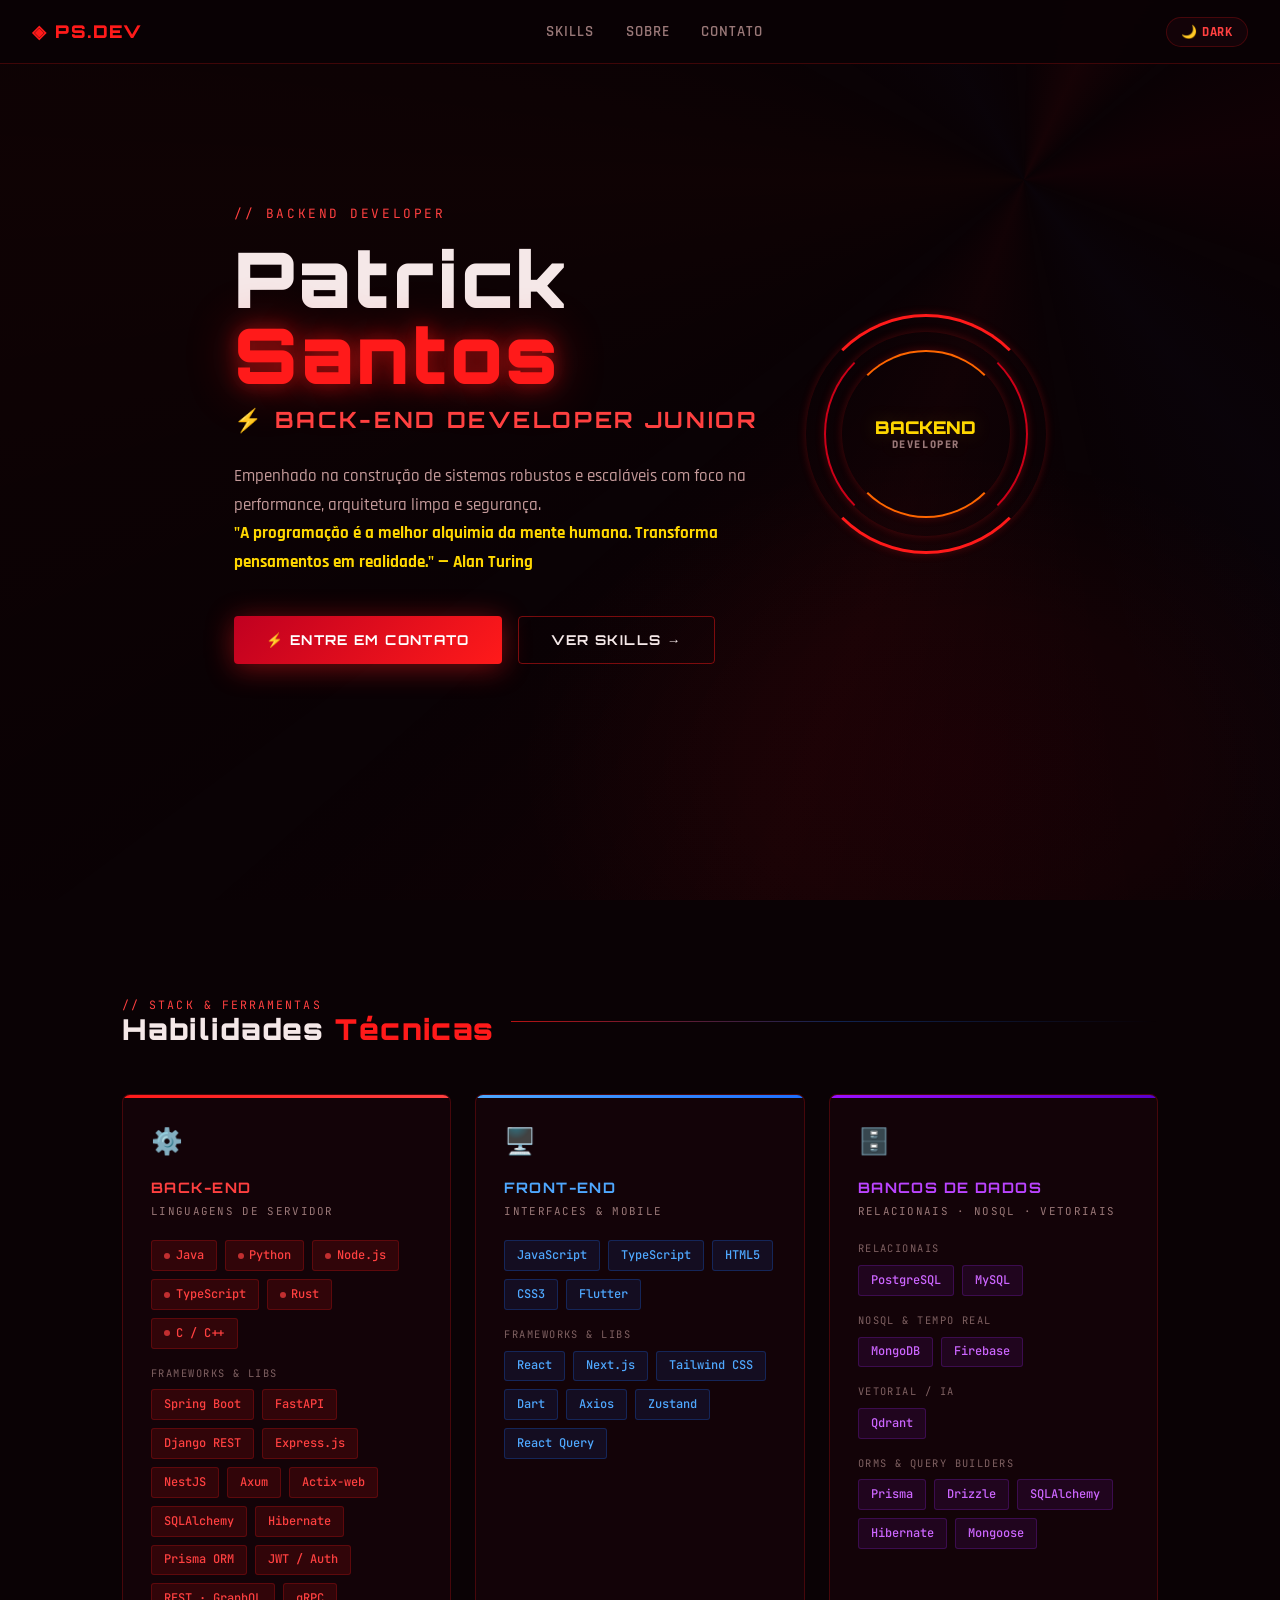
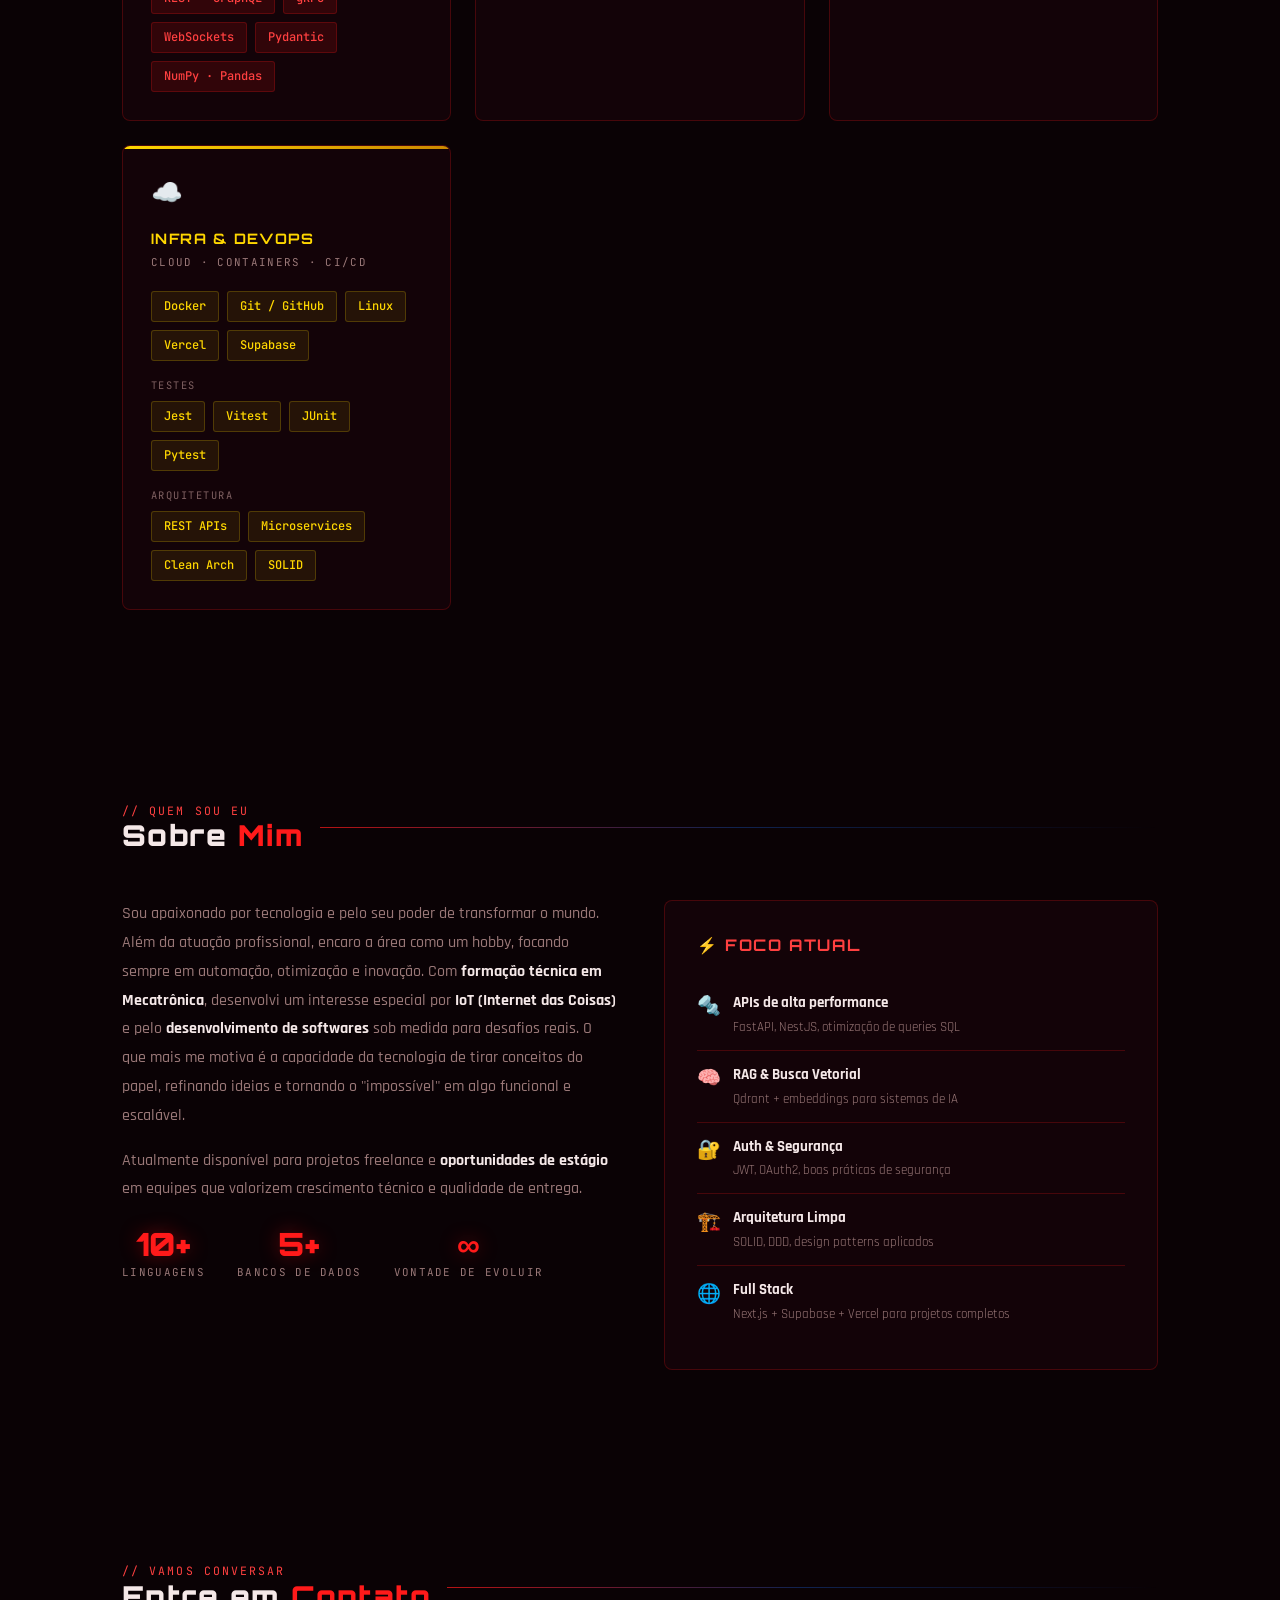
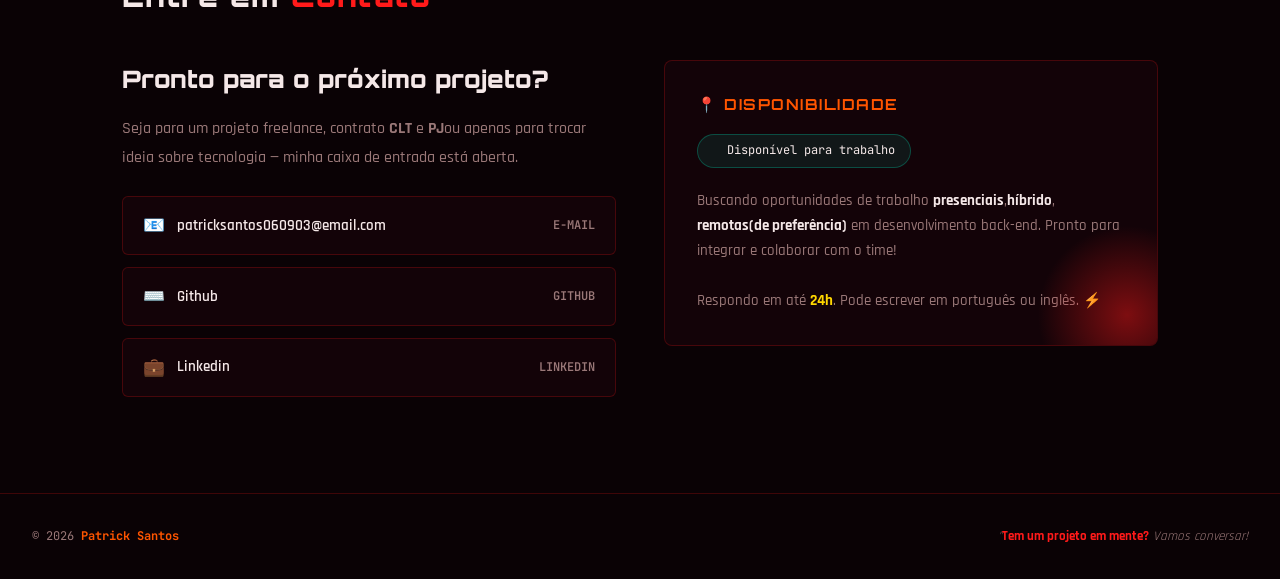
<file: index.html>
<!DOCTYPE html>

<html lang="pt-BR" data-theme="dark">
<head>
<meta charset="UTF-8" />
<meta name="viewport" content="width=device-width, initial-scale=1.0" />
<title>Patrick Santos — Backend Developer</title>
<link rel="preconnect" href="[https://fonts.googleapis.com](https://fonts.googleapis.com/)" />
<link rel="preconnect" href="[https://fonts.gstatic.com](https://fonts.gstatic.com/)" crossorigin />
<link href="https://fonts.googleapis.com/css2?family=Rajdhani:wght@400;500;600;700&family=Orbitron:wght@700;900&family=JetBrains+Mono:wght@400;500&display=swap" rel="stylesheet" />
<style>
/* ─── DESIGN TOKENS ─────────────────────────────── */
:root {

--gl-red:       #FF1A1A;   
--gl-red-deep:  #C00020;   
--gl-red-glow:  #FF4040;   
--gl-blue:      #1E6FFF;   
--gl-blue-deep: #0A3DAA;   
--gl-blue-ice:  #4FA8FF;  
--gl-gold:      #FFD700;   
--gl-orange:    #FF5500;   
  /* Typography */
  --font-display: 'Orbitron', sans-serif;
  --font-ui:      'Rajdhani', sans-serif;
  --font-code:    'JetBrains Mono', monospace;
}

/* DARK MODE  —  RED dominant, blue accent*/
[data-theme="dark"] {
  --bg-base:    #0A0205;          /* near-black with red tint */
  --bg-card:    #130308;          /* deep red-black */
  --bg-card2:   #1A0509;          /* card hover */
  --border:     rgba(255, 26, 26, 0.22);
  --border-hi:  rgba(255, 64, 64, 0.65);
  --border-blue: rgba(30, 111, 255, 0.28);

  --text-primary:   #F5E8E8;      /* warm off-white, slight red tint */
  --text-secondary: #9A7878;      /* muted rose-grey */
  --text-accent:    var(--gl-red-glow);
  --text-blue:      var(--gl-blue-ice);

  /* Glows — red heavy */
  --glow-primary:   rgba(255, 26, 26, 0.45);
  --glow-secondary: rgba(255, 64, 64, 0.25);
  --glow-blue:      rgba(30, 111, 255, 0.20);
  --glow-gold:      rgba(255, 215, 0, 0.18);

  --nav-bg:       rgba(10, 2, 5, 0.88);

  /* Tag defaults — red */
  --tag-bg:     rgba(255, 26, 26, 0.13);
  --tag-color:  var(--gl-red-glow);

  /* Spiral rings */
  --spiral-a:  #FF1A1A;
  --spiral-b:  #CC0018;
  --spiral-c:  #FF6600;

  /* Section line */
  --line-grad: linear-gradient(to right, rgba(255,26,26,0.7), rgba(30,111,255,0.3), transparent);

  --hero-sub:  #C49A9A;
}

/*LIGHT MODE  —  Blue + Red balanced*/
[data-theme="light"] {
  --bg-base:    #EFF3FF;          
  --bg-card:    #FFFFFF;
  --bg-card2:   #F0F6FF;
  --border:     rgba(30, 111, 255, 0.18);
  --border-hi:  rgba(192, 0, 32, 0.45);
  --border-blue: rgba(30, 111, 255, 0.35);

  --text-primary:   #0A0F1E;
  --text-secondary: #3A4A6A;
  --text-accent:    var(--gl-red-deep);
  --text-blue:      var(--gl-blue-deep);

  --glow-primary:   rgba(192, 0, 32, 0.10);
  --glow-secondary: rgba(192, 0, 32, 0.07);
  --glow-blue:      rgba(30, 111, 255, 0.12);
  --glow-gold:      rgba(160, 110, 0, 0.08);

  --nav-bg:       rgba(239, 243, 255, 0.92);

  --tag-bg:     rgba(30, 111, 255, 0.09);
  --tag-color:  var(--gl-blue-deep);

  --spiral-a:  #C00020;
  --spiral-b:  #1E6FFF;
  --spiral-c:  #0A3DAA;

  --line-grad: linear-gradient(to right, rgba(30,111,255,0.6), rgba(192,0,32,0.3), transparent);

  --hero-sub:  #2A3A5A;
}

/* ─── RESET & BASE ─────────────────────────────── */
*, *::before, *::after { box-sizing: border-box; margin: 0; padding: 0; }
html { scroll-behavior: smooth; }
body {
  font-family: var(--font-ui);
  background: var(--bg-base);
  color: var(--text-primary);
  line-height: 1.6;
  transition: background 0.35s, color 0.35s;
  overflow-x: hidden;
}

/* ─── SCROLLBAR ─────────────────────────────────── */
::-webkit-scrollbar { width: 6px; }
::-webkit-scrollbar-track { background: var(--bg-base); }
[data-theme="dark"] ::-webkit-scrollbar-thumb { background: linear-gradient(to bottom, var(--gl-red), var(--gl-red-deep)); border-radius: 3px; }
[data-theme="light"] ::-webkit-scrollbar-thumb { background: linear-gradient(to bottom, var(--gl-blue), var(--gl-blue-deep)); border-radius: 3px; }

/* ─── SPIRAL BG ANIMATION ───────────────────────── */
.spiral-bg {
  position: fixed; inset: 0; z-index: 0; pointer-events: none; overflow: hidden;
}

/* Dark: red-dominant streaks with faint blue */
[data-theme="dark"] .spiral-bg::before {
  content: '';
  position: absolute;
  top: -50%; left: -50%;
  width: 200%; height: 200%;
  background: conic-gradient(
    from 0deg at 65% 35%,
    transparent 0deg,
    rgba(255,26,26,0.05) 25deg,
    transparent 50deg,
    rgba(200,0,20,0.04) 80deg,
    transparent 110deg,
    rgba(30,111,255,0.02) 140deg,
    transparent 170deg,
    rgba(255,26,26,0.035) 200deg,
    transparent 230deg,
    rgba(255,64,0,0.025) 270deg,
    transparent 300deg,
    rgba(30,111,255,0.015) 330deg,
    transparent 360deg
  );
  animation: spiralRotate 55s linear infinite;
}

/* Dark: red radial bleed bottom-right */
[data-theme="dark"] .spiral-bg::after {
  content: '';
  position: absolute;
  bottom: -20%; right: -10%;
  width: 70%; height: 70%;
  background: radial-gradient(ellipse at center,
    rgba(200,0,20,0.07) 0%,
    rgba(255,26,26,0.04) 35%,
    transparent 70%
  );
}

/* Light: blue-left red-right split */
[data-theme="light"] .spiral-bg::before {
  content: '';
  position: absolute;
  top: -50%; left: -50%;
  width: 200%; height: 200%;
  background: conic-gradient(
    from 0deg at 50% 40%,
    transparent 0deg,
    rgba(30,111,255,0.04) 40deg,
    transparent 80deg,
    rgba(192,0,32,0.03) 130deg,
    transparent 170deg,
    rgba(30,111,255,0.03) 220deg,
    transparent 260deg,
    rgba(192,0,32,0.025) 310deg,
    transparent 360deg
  );
  animation: spiralRotate 70s linear infinite;
}

[data-theme="light"] .spiral-bg::after { display: none; }

@keyframes spiralRotate { to { transform: rotate(360deg); } }

/* ─── NAVIGATION ────────────────────────────────── */
nav {
  position: fixed; top: 0; left: 0; right: 0; z-index: 100;
  background: var(--nav-bg);
  backdrop-filter: blur(16px);
  border-bottom: 1px solid var(--border);
  padding: 0 2rem;
  height: 64px;
  display: flex; align-items: center; justify-content: space-between;
  transition: background 0.35s, border-color 0.35s;
}
.nav-logo {
  font-family: var(--font-display);
  font-size: 1.1rem;
  font-weight: 900;
  letter-spacing: 0.08em;
  text-decoration: none;
  display: flex; align-items: center; gap: 0.5rem;
  /* dark=red, light=blue via CSS */
  color: var(--text-accent);
}
[data-theme="dark"]  .nav-logo { color: var(--gl-red); }
[data-theme="light"] .nav-logo { color: var(--gl-blue); }
.nav-logo .drill-icon {
  display: inline-block;
  animation: drillSpin 4s linear infinite;
}
@keyframes drillSpin { to { transform: rotate(360deg); } }
.nav-links {
  display: flex; align-items: center; gap: 2rem; list-style: none;
}
.nav-links a {
  font-family: var(--font-ui);
  font-size: 0.95rem;
  font-weight: 600;
  color: var(--text-secondary);
  text-decoration: none;
  letter-spacing: 0.06em;
  text-transform: uppercase;
  transition: color 0.2s;
  position: relative;
}
.nav-links a::after {
  content: '';
  position: absolute; bottom: -4px; left: 0; right: 0; height: 2px;
  background: var(--text-accent);
  transform: scaleX(0);
  transform-origin: left;
  transition: transform 0.25s ease;
}
[data-theme="dark"]  .nav-links a::after { background: var(--gl-red); }
[data-theme="light"] .nav-links a::after { background: var(--gl-blue); }
.nav-links a:hover { color: var(--text-primary); }
.nav-links a:hover::after { transform: scaleX(1); }

/* Theme Toggle */
.theme-toggle {
  background: var(--bg-card);
  border: 1px solid var(--border);
  border-radius: 50px;
  padding: 6px 14px;
  cursor: pointer;
  font-family: var(--font-ui);
  font-size: 0.8rem;
  font-weight: 700;
  color: var(--text-accent);
  letter-spacing: 0.06em;
  display: flex; align-items: center; gap: 0.4rem;
  transition: all 0.2s;
}
.theme-toggle:hover { border-color: var(--border-hi); background: var(--bg-card2); }

/* ─── SECTIONS & LAYOUT ─────────────────────────── */
.container { max-width: 1100px; margin: 0 auto; padding: 0 2rem; position: relative; z-index: 1; }
section { padding: 6rem 0; }

/* Section header */
.section-header {
  display: flex; align-items: center; gap: 1rem; margin-bottom: 3rem;
}
.section-label {
  font-family: var(--font-code);
  font-size: 0.72rem;
  letter-spacing: 0.18em;
  text-transform: uppercase;
}
[data-theme="dark"]  .section-label { color: var(--gl-red-glow); }
[data-theme="light"] .section-label { color: var(--gl-blue); }

.section-title {
  font-family: var(--font-display);
  font-size: 1.8rem;
  font-weight: 900;
  color: var(--text-primary);
  letter-spacing: 0.05em;
  line-height: 1.1;
}
[data-theme="dark"]  .section-title span { color: var(--gl-red); }
[data-theme="light"] .section-title span { color: var(--gl-blue); }

.section-line {
  flex: 1; height: 1px;
  background: var(--line-grad);
}

/* ─── HERO ──────────────────────────────────────── */
#hero {
  min-height: 100vh;
  display: flex; align-items: center;
  padding-top: 64px;
  position: relative;
}
.hero-inner {
  display: grid; grid-template-columns: 1fr auto; gap: 3rem; align-items: center;
}
.hero-eyebrow {
  font-family: var(--font-code);
  font-size: 0.8rem;
  letter-spacing: 0.2em;
  text-transform: uppercase;
  margin-bottom: 1rem;
  animation: fadeUp 0.6s ease both;
}
[data-theme="dark"]  .hero-eyebrow { color: var(--gl-red-glow); }
[data-theme="light"] .hero-eyebrow { color: var(--gl-blue); }
.hero-name {
  font-family: var(--font-display);
  font-size: clamp(2.8rem, 6vw, 5rem);
  font-weight: 900;
  line-height: 1.0;
  letter-spacing: 0.04em;
  margin-bottom: 0.5rem;
  animation: fadeUp 0.7s 0.1s ease both;
}
.hero-name .first { color: var(--text-primary); }
.hero-name .last {
  color: var(--gl-red);
  text-shadow: 0 0 50px var(--glow-primary), 0 0 20px rgba(255,26,26,0.5);
}
[data-theme="light"] .hero-name .last {
  color: var(--gl-red-deep);
  text-shadow: 0 0 30px rgba(192,0,32,0.2);
}
.hero-role {
  font-family: var(--font-display);
  font-size: clamp(1rem, 2.5vw, 1.4rem);
  font-weight: 700;
  letter-spacing: 0.12em;
  text-transform: uppercase;
  margin-bottom: 1.5rem;
  animation: fadeUp 0.7s 0.2s ease both;
}
[data-theme="dark"]  .hero-role { color: var(--gl-red-glow); }
[data-theme="light"] .hero-role { color: var(--gl-blue); }
.hero-desc {
  font-size: 1.05rem;
  color: var(--hero-sub);
  max-width: 520px;
  margin-bottom: 2.5rem;
  font-weight: 500;
  line-height: 1.7;
  animation: fadeUp 0.7s 0.3s ease both;
}
.hero-ctas {
  display: flex; gap: 1rem; flex-wrap: wrap;
  animation: fadeUp 0.7s 0.4s ease both;
}
.btn-primary {
  font-family: var(--font-display);
  font-size: 0.85rem;
  font-weight: 700;
  letter-spacing: 0.1em;
  text-transform: uppercase;
  padding: 0.75rem 2rem;
  color: #fff;
  border: none;
  border-radius: 4px;
  cursor: pointer;
  text-decoration: none;
  display: inline-flex; align-items: center; gap: 0.5rem;
  transition: transform 0.2s, box-shadow 0.2s;
}
[data-theme="dark"] .btn-primary {
  background: linear-gradient(135deg, var(--gl-red-deep), var(--gl-red));
  box-shadow: 0 4px 28px rgba(255,26,26,0.45);
}
[data-theme="dark"] .btn-primary:hover {
  transform: translateY(-2px);
  box-shadow: 0 8px 40px rgba(255,26,26,0.6);
}
[data-theme="light"] .btn-primary {
  background: linear-gradient(135deg, var(--gl-blue-deep), var(--gl-blue));
  box-shadow: 0 4px 24px rgba(30,111,255,0.3);
}
[data-theme="light"] .btn-primary:hover {
  transform: translateY(-2px);
  box-shadow: 0 8px 32px rgba(30,111,255,0.45);
}
.btn-ghost {
  font-family: var(--font-display);
  font-size: 0.85rem;
  font-weight: 700;
  letter-spacing: 0.1em;
  text-transform: uppercase;
  padding: 0.75rem 2rem;
  background: transparent;
  color: var(--text-primary);
  border-radius: 4px;
  cursor: pointer;
  text-decoration: none;
  transition: all 0.2s;
}
[data-theme="dark"] .btn-ghost {
  border: 1px solid rgba(255,26,26,0.45);
}
[data-theme="dark"] .btn-ghost:hover {
  background: rgba(255,26,26,0.1);
  border-color: var(--gl-red);
  color: var(--gl-red-glow);
}
[data-theme="light"] .btn-ghost {
  border: 1px solid rgba(30,111,255,0.4);
}
[data-theme="light"] .btn-ghost:hover {
  background: rgba(30,111,255,0.08);
  border-color: var(--gl-blue);
  color: var(--gl-blue);
}

/* Hero spiral emblem */
.hero-emblem {
  width: 240px; height: 240px;
  position: relative;
  animation: fadeIn 1s 0.5s ease both;
  display: flex; align-items: center; justify-content: center;
}
.emblem-ring {
  position: absolute;
  border-radius: 50%;
  border-style: solid;
}
.ring1 {
  inset: 0;
  border-width: 3px;
  border-color: var(--spiral-a) transparent var(--spiral-a) transparent;
  animation: ringA 3s linear infinite;
}
.ring2 {
  inset: 18px;
  border-width: 2px;
  border-color: transparent var(--spiral-b) transparent var(--spiral-b);
  animation: ringA 2s linear infinite reverse;
}
.ring3 {
  inset: 36px;
  border-width: 2px;
  border-color: var(--spiral-c) transparent var(--spiral-c) transparent;
  animation: ringA 1.5s linear infinite;
}
/* Extra glow ring for dark mode */
[data-theme="dark"] .emblem-ring { box-shadow: 0 0 8px rgba(255,26,26,0.25); }
@keyframes ringA { to { transform: rotate(360deg); } }
.emblem-core {
  position: relative; z-index: 2;
  font-family: var(--font-display);
  font-size: 1.1rem;
  font-weight: 900;
  color: var(--gl-gold);
  text-align: center;
  line-height: 1.2;
  text-shadow: 0 0 20px var(--glow-gold);
}
.emblem-core small {
  display: block;
  font-size: 0.65rem;
  color: var(--text-secondary);
  letter-spacing: 0.15em;
  font-family: var(--font-code);
}

/* ─── SKILLS SECTION ────────────────────────────── */
#skills { background: transparent; }

.skills-grid {
  display: grid;
  grid-template-columns: repeat(auto-fit, minmax(280px, 1fr));
  gap: 1.5rem;
}

.skill-category {
  background: var(--bg-card);
  border: 1px solid var(--border);
  border-radius: 8px;
  padding: 1.75rem;
  position: relative;
  overflow: hidden;
  transition: border-color 0.25s, transform 0.25s, box-shadow 0.25s;
}
.skill-category::before {
  content: '';
  position: absolute;
  top: 0; left: 0; right: 0; height: 3px;
}
/* dark: red-based bars */
[data-theme="dark"] .skill-category.cat-backend::before  { background: linear-gradient(90deg, var(--gl-red), var(--gl-red-glow)); }
[data-theme="dark"] .skill-category.cat-frontend::before { background: linear-gradient(90deg, var(--gl-blue-ice), var(--gl-blue)); }
[data-theme="dark"] .skill-category.cat-db::before       { background: linear-gradient(90deg, #9B10FF, #5A00CC); }
[data-theme="dark"] .skill-category.cat-infra::before    { background: linear-gradient(90deg, var(--gl-gold), #CC8800); }
/* light: blue-based bars */
[data-theme="light"] .skill-category.cat-backend::before  { background: linear-gradient(90deg, var(--gl-red-deep), var(--gl-red)); }
[data-theme="light"] .skill-category.cat-frontend::before { background: linear-gradient(90deg, var(--gl-blue-deep), var(--gl-blue)); }
[data-theme="light"] .skill-category.cat-db::before       { background: linear-gradient(90deg, #7B00EE, #A040FF); }
[data-theme="light"] .skill-category.cat-infra::before    { background: linear-gradient(90deg, #AA7000, #D4A000); }

.skill-category:hover {
  border-color: var(--border-hi);
  transform: translateY(-3px);
}
[data-theme="dark"]  .skill-category:hover { box-shadow: 0 12px 36px rgba(255,26,26,0.25); }
[data-theme="light"] .skill-category:hover { box-shadow: 0 12px 36px rgba(30,111,255,0.15); }

.cat-icon {
  font-size: 1.6rem;
  margin-bottom: 0.75rem;
  display: block;
}
.cat-title {
  font-family: var(--font-display);
  font-size: 0.9rem;
  font-weight: 700;
  letter-spacing: 0.1em;
  text-transform: uppercase;
  margin-bottom: 0.25rem;
}
[data-theme="dark"]  .cat-title.backend  { color: var(--gl-red-glow); }
[data-theme="dark"]  .cat-title.frontend { color: var(--gl-blue-ice); }
[data-theme="dark"]  .cat-title.db       { color: #BB44FF; }
[data-theme="dark"]  .cat-title.infra    { color: var(--gl-gold); }
[data-theme="light"] .cat-title.backend  { color: var(--gl-red-deep); }
[data-theme="light"] .cat-title.frontend { color: var(--gl-blue-deep); }
[data-theme="light"] .cat-title.db       { color: #7B00EE; }
[data-theme="light"] .cat-title.infra    { color: #886600; }

.cat-subtitle {
  font-family: var(--font-code);
  font-size: 0.68rem;
  color: var(--text-secondary);
  letter-spacing: 0.12em;
  text-transform: uppercase;
  margin-bottom: 1.25rem;
}

.tags { display: flex; flex-wrap: wrap; gap: 0.5rem; }

.tag {
  display: inline-flex; align-items: center; gap: 0.35rem;
  padding: 0.3rem 0.75rem;
  border-radius: 3px;
  font-family: var(--font-code);
  font-size: 0.75rem;
  font-weight: 500;
  background: var(--tag-bg);
  color: var(--tag-color);
  border: 1px solid var(--border);
  transition: all 0.2s;
}
/* dark default tag = red */
[data-theme="dark"]  .tag:hover { border-color: var(--gl-red); background: rgba(255,26,26,0.2); color: var(--gl-red-glow); }
/* light default tag = blue */
[data-theme="light"] .tag:hover { border-color: var(--gl-blue); background: rgba(30,111,255,0.14); color: var(--gl-blue); }

/* blue tags (frontend) */
.tag.blue  {
  color: var(--gl-blue-ice);
  background: rgba(30,111,255,0.1);
  border-color: rgba(30,111,255,0.25);
}
[data-theme="light"] .tag.blue { color: var(--gl-blue-deep); background: rgba(30,111,255,0.08); border-color: rgba(30,111,255,0.22); }
.tag.blue:hover { background: rgba(30,111,255,0.2); border-color: var(--gl-blue-ice); }
[data-theme="light"] .tag.blue:hover { background: rgba(30,111,255,0.16); border-color: var(--gl-blue); }

/* purple tags (db) */
.tag.purple {
  color: #CC66FF;
  background: rgba(160,40,255,0.09);
  border-color: rgba(160,40,255,0.22);
}
[data-theme="light"] .tag.purple { color: #7B00EE; background: rgba(123,0,238,0.07); border-color: rgba(123,0,238,0.2); }
.tag.purple:hover { background: rgba(160,40,255,0.2); border-color: #CC66FF; }

/* gold tags (infra) */
.tag.gold {
  color: var(--gl-gold);
  background: rgba(255,215,0,0.08);
  border-color: rgba(255,215,0,0.2);
}
[data-theme="light"] .tag.gold { color: #7A5500; background: rgba(180,130,0,0.08); border-color: rgba(180,130,0,0.2); }
.tag.gold:hover { background: rgba(255,215,0,0.18); border-color: var(--gl-gold); }

/* teal kept as alias = blue */
.tag.teal { color: var(--gl-blue-ice); background: rgba(30,111,255,0.1); border-color: rgba(30,111,255,0.25); }
[data-theme="light"] .tag.teal { color: var(--gl-blue-deep); background: rgba(30,111,255,0.08); border-color: rgba(30,111,255,0.22); }
.tag.teal:hover { background: rgba(30,111,255,0.2); border-color: var(--gl-blue-ice); }

.tag-level {
  display: inline-block;
  width: 6px; height: 6px;
  border-radius: 50%;
  background: currentColor;
  opacity: 0.7;
}

/* Subsection title inside card */
.sub-label {
  font-family: var(--font-code);
  font-size: 0.65rem;
  letter-spacing: 0.14em;
  text-transform: uppercase;
  color: var(--text-secondary);
  margin-top: 1rem;
  margin-bottom: 0.5rem;
  opacity: 0.8;
}

/* ─── EXPERIENCE / TIMELINE ─────────────────────── */
#about { }
.about-grid {
  display: grid; grid-template-columns: 1fr 1fr; gap: 3rem; align-items: start;
}
.about-text p {
  color: var(--text-secondary);
  font-size: 1rem;
  font-weight: 500;
  margin-bottom: 1rem;
  line-height: 1.8;
}
.about-text p strong { color: var(--text-primary); }
.stat-row {
  display: flex; gap: 2rem; margin-top: 1.5rem; flex-wrap: wrap;
}
.stat-item { text-align: center; }
.stat-value {
  font-family: var(--font-display);
  font-size: 2rem;
  font-weight: 900;
  line-height: 1;
}
[data-theme="dark"]  .stat-value { color: var(--gl-red); text-shadow: 0 0 20px rgba(255,26,26,0.4); }
[data-theme="light"] .stat-value { color: var(--gl-blue); }
.stat-label {
  font-family: var(--font-code);
  font-size: 0.68rem;
  color: var(--text-secondary);
  letter-spacing: 0.12em;
  text-transform: uppercase;
  margin-top: 0.25rem;
}

.focus-card {
  background: var(--bg-card);
  border: 1px solid var(--border);
  border-radius: 8px;
  padding: 2rem;
}
.focus-card h3 {
  font-family: var(--font-display);
  font-size: 1rem;
  font-weight: 700;
  letter-spacing: 0.1em;
  text-transform: uppercase;
  margin-bottom: 1.25rem;
}
[data-theme="dark"]  .focus-card h3 { color: var(--gl-red-glow); }
[data-theme="light"] .focus-card h3 { color: var(--gl-blue); }
.focus-item {
  display: flex; align-items: flex-start; gap: 0.75rem;
  padding: 0.75rem 0;
  border-bottom: 1px solid var(--border);
}
.focus-item:last-child { border-bottom: none; }
.focus-icon { font-size: 1.2rem; flex-shrink: 0; margin-top: 0.1rem; }
.focus-info {}
.focus-title { font-weight: 700; color: var(--text-primary); font-size: 0.95rem; }
.focus-desc  { font-size: 0.82rem; color: var(--text-secondary); margin-top: 0.1rem; }

/* CONTACT */
#contact { }
.contact-inner {
  display: grid; grid-template-columns: 1fr 1fr; gap: 3rem; align-items: start;
}
.contact-copy h3 {
  font-family: var(--font-display);
  font-size: 1.5rem;
  font-weight: 900;
  color: var(--text-primary);
  margin-bottom: 1rem;
}
.contact-copy p {
  color: var(--text-secondary);
  font-size: 1rem;
  line-height: 1.8;
  font-weight: 500;
}
.contact-links { display: flex; flex-direction: column; gap: 0.75rem; margin-top: 1.5rem; }
.contact-link {
  display: flex; align-items: center; gap: 0.75rem;
  padding: 0.9rem 1.25rem;
  background: var(--bg-card);
  border: 1px solid var(--border);
  border-radius: 6px;
  text-decoration: none;
  color: var(--text-primary);
  font-weight: 600;
  font-size: 0.95rem;
  transition: all 0.2s;
}
.contact-link:hover { border-color: var(--border-hi); transform: translateX(4px); color: var(--gl-orange); }
.contact-link .link-icon { font-size: 1.1rem; }
.contact-link .link-label { font-family: var(--font-code); font-size: 0.75rem; color: var(--text-secondary); margin-left: auto; }

.contact-card {
  background: var(--bg-card);
  border: 1px solid var(--border);
  border-radius: 8px;
  padding: 2rem;
  position: relative;
  overflow: hidden;
}
.contact-card::after {
  content: '';
  position: absolute;
  bottom: -60px; right: -60px;
  width: 180px; height: 180px;
  background: radial-gradient(circle, var(--glow-primary) 0%, transparent 70%);
  pointer-events: none;
}
.contact-card h4 {
  font-family: var(--font-display);
  font-weight: 700;
  font-size: 0.95rem;
  color: var(--gl-orange);
  letter-spacing: 0.1em;
  text-transform: uppercase;
  margin-bottom: 1rem;
}
.avail-badge {
  display: inline-flex; align-items: center; gap: 0.5rem;
  background: rgba(0,201,167,0.1);
  border: 1px solid rgba(0,201,167,0.3);
  color: var(--gl-teal);
  font-family: var(--font-code);
  font-size: 0.75rem;
  padding: 0.4rem 0.9rem;
  border-radius: 50px;
  margin-bottom: 1.25rem;
}
.avail-dot {
  width: 7px; height: 7px;
  border-radius: 50%;
  background: var(--gl-teal);
  box-shadow: 0 0 8px var(--gl-teal);
  animation: pulse 2s infinite;
}
@keyframes pulse {
  0%, 100% { opacity: 1; }
  50% { opacity: 0.4; }
}
.contact-card p {
  color: var(--text-secondary);
  font-size: 0.92rem;
  line-height: 1.7;
  font-weight: 500;
}

/* ─── FOOTER ────────────────────────────────────── */
footer {
  border-top: 1px solid var(--border);
  padding: 2rem;
  display: flex; justify-content: space-between; align-items: center;
  flex-wrap: wrap; gap: 1rem;
  position: relative; z-index: 1;
}
.footer-copy {
  font-family: var(--font-code);
  font-size: 0.75rem;
  color: var(--text-secondary);
}
.footer-copy strong { color: var(--gl-orange); }
.footer-quote {
  font-family: var(--font-ui);
  font-size: 0.82rem;
  color: var(--text-secondary);
  font-style: italic;
}
.footer-quote span { color: var(--gl-red); font-style: normal; font-weight: 700; }

/* ─── ANIMATIONS ────────────────────────────────── */
@keyframes fadeUp {
  from { opacity: 0; transform: translateY(20px); }
  to   { opacity: 1; transform: translateY(0); }
}
@keyframes fadeIn {
  from { opacity: 0; }
  to   { opacity: 1; }
}

/* Scroll reveal */
.reveal {
  opacity: 0;
  transform: translateY(24px);
  transition: opacity 0.6s ease, transform 0.6s ease;
}
.reveal.visible {
  opacity: 1;
  transform: none;
}

/*RESPONSIVE */
@media (max-width: 768px) {
  nav { padding: 0 1rem; }
  .nav-links { display: none; }
  .hero-inner { grid-template-columns: 1fr; }
  .hero-emblem { display: none; }
  .about-grid { grid-template-columns: 1fr; }
  .contact-inner { grid-template-columns: 1fr; }
  section { padding: 4rem 0; }
}
</style>
</head>
<body>
<div class="spiral-bg"></div>

<!-- NAV -->

<nav>
<a href="#hero" class="nav-logo">
<span class="drill-icon">◈</span> PS.DEV
</a>
<ul class="nav-links">
<li><a href="#skills">Skills</a></li>
<li><a href="#about">Sobre</a></li>
<li><a href="#contact">Contato</a></li>
</ul>
<button class="theme-toggle" onclick="toggleTheme()" id="themeBtn">
🌙 DARK
</button>
</nav>

<!-- HERO -->

<section id="hero">
<div class="container">
<div class="hero-inner">
<div>
<p class="hero-eyebrow">// backend developer</p>
<h1 class="hero-name">
<span class="first">Patrick</span><br/>
<span class="last">Santos</span>
</h1>
<p class="hero-role">⚡ Back-end Developer Junior</p>
<p class="hero-desc">
Empenhado na construção de sistemas robustos e escaláveis com foco na performance,
arquitetura limpa e segurança.
<br>
<strong style="color:var(--gl-gold)">"A programação é a melhor alquimia da mente humana. Transforma pensamentos em realidade." — Alan Turing</strong>
</p>
<div class="hero-ctas">
<a href="#contact" class="btn-primary">⚡ Entre em contato</a>
<a href="#skills" class="btn-ghost">Ver skills →</a>
</div>
</div>
<div class="hero-emblem">
<div class="emblem-ring ring1"></div>
<div class="emblem-ring ring2"></div>
<div class="emblem-ring ring3"></div>
<div class="emblem-core">
BACKEND<br/>
<small>DEVELOPER</small>
</div>
</div>
</div>
</div>
</section>

<!-- SKILLS -->

<section id="skills">
<div class="container">
<div class="section-header reveal">
<div>
<p class="section-label">// stack & ferramentas</p>
<h2 class="section-title">Habilidades <span>Técnicas</span></h2>
</div>
<div class="section-line"></div>
</div>
<div class="skills-grid">

    <!-- BACK-END LANGUAGES -->
    <div class="skill-category cat-backend reveal">
      <span class="cat-icon">⚙️</span>
      <p class="cat-title backend">Back-End</p>
      <p class="cat-subtitle">Linguagens de servidor</p>
      <div class="tags">
        <span class="tag"><span class="tag-level"></span>Java</span>
        <span class="tag"><span class="tag-level"></span>Python</span>
        <span class="tag"><span class="tag-level"></span>Node.js</span>
        <span class="tag"><span class="tag-level"></span>TypeScript</span>
        <span class="tag"><span class="tag-level"></span>Rust</span>
        <span class="tag"><span class="tag-level"></span>C / C++</span>
      </div>
      <p class="sub-label">Frameworks & Libs</p>
      <div class="tags">
        <span class="tag">Spring Boot</span>
        <span class="tag">FastAPI</span>
        <span class="tag">Django REST</span>
        <span class="tag">Express.js</span>
        <span class="tag">NestJS</span>
        <span class="tag">Axum</span>
        <span class="tag">Actix-web</span>
        <span class="tag">SQLAlchemy</span>
        <span class="tag">Hibernate</span>
        <span class="tag">Prisma ORM</span>
        <span class="tag">JWT / Auth</span>
        <span class="tag">REST · GraphQL</span>
        <span class="tag">gRPC</span>
        <span class="tag">WebSockets</span>
        <span class="tag">Pydantic</span>
        <span class="tag">NumPy · Pandas</span>
      </div>
    </div>

    <!-- FRONT-END -->
    <div class="skill-category cat-frontend reveal">
      <span class="cat-icon">🖥️</span>
      <p class="cat-title frontend">Front-End</p>
      <p class="cat-subtitle">Interfaces & mobile</p>
      <div class="tags">
        <span class="tag teal">JavaScript</span>
        <span class="tag teal">TypeScript</span>
        <span class="tag teal">HTML5</span>
        <span class="tag teal">CSS3</span>
        <span class="tag teal">Flutter</span>
      </div>
      <p class="sub-label">Frameworks & Libs</p>
      <div class="tags">
        <span class="tag teal">React</span>
        <span class="tag teal">Next.js</span>
        <span class="tag teal">Tailwind CSS</span>
        <span class="tag teal">Dart</span>
        <span class="tag teal">Axios</span>
        <span class="tag teal">Zustand</span>
        <span class="tag teal">React Query</span>
      </div>
    </div>

    <!-- DATABASES -->
    <div class="skill-category cat-db reveal">
      <span class="cat-icon">🗄️</span>
      <p class="cat-title db">Bancos de Dados</p>
      <p class="cat-subtitle">Relacionais · NoSQL · Vetoriais</p>
      <p class="sub-label">Relacionais</p>
      <div class="tags">
        <span class="tag purple">PostgreSQL</span>
        <span class="tag purple">MySQL</span>
      </div>
      <p class="sub-label">NoSQL & Tempo real</p>
      <div class="tags">
        <span class="tag purple">MongoDB</span>
        <span class="tag purple">Firebase</span>
      </div>
      <p class="sub-label">Vetorial / IA</p>
      <div class="tags">
        <span class="tag purple">Qdrant</span>
      </div>
      <p class="sub-label">ORMs & Query Builders</p>
      <div class="tags">
        <span class="tag purple">Prisma</span>
        <span class="tag purple">Drizzle</span>
        <span class="tag purple">SQLAlchemy</span>
        <span class="tag purple">Hibernate</span>
        <span class="tag purple">Mongoose</span>
      </div>
    </div>

    <!-- INFRA & DEVOPS -->
    <div class="skill-category cat-infra reveal">
      <span class="cat-icon">☁️</span>
      <p class="cat-title infra">Infra & DevOps</p>
      <p class="cat-subtitle">Cloud · Containers · CI/CD</p>
      <div class="tags">
        <span class="tag gold">Docker</span>
        <span class="tag gold">Git / GitHub</span>
        <span class="tag gold">Linux</span>
        <span class="tag gold">Vercel</span>
        <span class="tag gold">Supabase</span>
      </div>
      <p class="sub-label">Testes</p>
      <div class="tags">
        <span class="tag gold">Jest</span>
        <span class="tag gold">Vitest</span>
        <span class="tag gold">JUnit</span>
        <span class="tag gold">Pytest</span>
      </div>
      <p class="sub-label">Arquitetura</p>
      <div class="tags">
        <span class="tag gold">REST APIs</span>
        <span class="tag gold">Microservices</span>
        <span class="tag gold">Clean Arch</span>
        <span class="tag gold">SOLID</span>
      </div>
    </div>

  </div>
</div>
</section>

<!-- ABOUT -->

<section id="about">
<div class="container">
<div class="section-header reveal">
<div>
<p class="section-label">// quem sou eu</p>
<h2 class="section-title">Sobre <span>Mim</span></h2>
</div>
<div class="section-line"></div>
</div>
<div class="about-grid">
    <div class="about-text reveal">
      <p>
Sou apaixonado por tecnologia e pelo seu poder de transformar o mundo. Além da atuação profissional, encaro a área como um hobby, focando sempre em automação, otimização e inovação. Com <strong>formação técnica em Mecatrônica</strong>, desenvolvi um interesse especial por <strong>IoT (Internet das Coisas)</strong> e pelo <strong>desenvolvimento de softwares</strong>  sob medida para desafios reais. O que mais me motiva é a capacidade da tecnologia de tirar conceitos do papel, refinando ideias e tornando o "impossível" em algo funcional e escalável.
      </p>
      <p>
       Atualmente disponível para projetos freelance e <strong>oportunidades de estágio</strong> em equipes que valorizem crescimento técnico e qualidade de entrega.
      </p>
      <div class="stat-row">
      <div class="stat-item">
      <div class="stat-value">10+</div>
      <div class="stat-label">Linguagens</div>
      </div>
      <div class="stat-item">
          <div class="stat-value">5+</div>
          <div class="stat-label">Bancos de Dados</div>
        </div>
        <div class="stat-item">
          <div class="stat-value">∞</div>
          <div class="stat-label">Vontade de evoluir</div>
        </div>
      </div>
    </div>

    <div class="focus-card reveal">
      <h3>⚡ Foco atual</h3>
      <div class="focus-item">
        <span class="focus-icon">🔩</span>
        <div class="focus-info">
          <div class="focus-title">APIs de alta performance</div>
          <div class="focus-desc">FastAPI, NestJS, otimização de queries SQL</div>
        </div>
      </div>
      <div class="focus-item">
        <span class="focus-icon">🧠</span>
        <div class="focus-info">
          <div class="focus-title">RAG & Busca Vetorial</div>
          <div class="focus-desc">Qdrant + embeddings para sistemas de IA</div>
        </div>
      </div>
      <div class="focus-item">
        <span class="focus-icon">🔐</span>
        <div class="focus-info">
          <div class="focus-title">Auth & Segurança</div>
          <div class="focus-desc">JWT, OAuth2, boas práticas de segurança</div>
        </div>
      </div>
      <div class="focus-item">
        <span class="focus-icon">🏗️</span>
        <div class="focus-info">
          <div class="focus-title">Arquitetura Limpa</div>
          <div class="focus-desc">SOLID, DDD, design patterns aplicados</div>
        </div>
      </div>
      <div class="focus-item">
        <span class="focus-icon">🌐</span>
        <div class="focus-info">
          <div class="focus-title">Full Stack</div>
          <div class="focus-desc">Next.js + Supabase + Vercel para projetos completos</div>
        </div>
      </div>
    </div>
  </div>
</div>
</section>

<!-- CONTACT -->

<section id="contact">
<div class="container">
<div class="section-header reveal">
<div>
<p class="section-label">// vamos conversar</p>
<h2 class="section-title">Entre em <span>Contato</span></h2>
</div>
<div class="section-line"></div>
</div>
<div class="contact-inner">
    <div class="reveal">
      <div class="contact-copy">
        <h3>Pronto para o próximo projeto?</h3>
        <p>
          Seja para um projeto freelance, contrato <strong>CLT</strong> e <strong>PJ</strong>ou apenas para trocar ideia sobre tecnologia — minha caixa de entrada está aberta.
        </p>
      </div>
      <div class="contact-links">
        <a href="mailto:patricksantos060903@email.com" class="contact-link">
          <span class="link-icon">📧</span>
          patricksantos060903@email.com
          <span class="link-label">E-MAIL</span>
        </a>
        <a href="https://github.com/Santos-jv" target="_blank" class="contact-link">
          <span class="link-icon">⌨️</span>
          Github
          <span class="link-label">GITHUB</span>
        </a>
        <a href="https://www.linkedin.com/in/patrick-santos-dev-ofc72871" target="_blank" class="contact-link">
          <span class="link-icon">💼</span>
          Linkedin
          <span class="link-label">LINKEDIN</span>
        </a>
      </div>
    </div>

    <div class="contact-card reveal">
      <h4>📍 Disponibilidade</h4>
      <div class="avail-badge">
        <span class="avail-dot"></span>
        Disponível para trabalho
      </div>
      <p>
        Buscando oportunidades de trabalho <strong style="color:var(--text-primary)">presenciais</strong>,<strong style="color:var(--text-primary)">híbrido</strong>,
        <strong style="color:var(--text-primary)">remotas(de preferência)</strong> em desenvolvimento back-end. Pronto para integrar e colaborar com o time!
      </p>
      <br/>
      <p>
        Respondo em até <strong style="color:var(--gl-gold)">24h</strong>.
        Pode escrever em português ou inglês. ⚡
      </p>
    </div>
  </div>
</div>
</section>

<!-- FOOTER -->

<footer>
<p class="footer-copy">
© 2026 <strong>Patrick Santos</strong> 
</p>
<p class="footer-quote">
"<span>Tem um projeto em mente?</span> Vamos conversar!
</p>
</footer>

<script>
// ─── THEME TOGGLE ────────────────────────────────
function toggleTheme() {
const html = document.documentElement;
const btn  = document.getElementById('themeBtn');
if (html.getAttribute('data-theme') === 'dark') {
html.setAttribute('data-theme', 'light');
btn.textContent = '🌞 LIGHT';
} else {
html.setAttribute('data-theme', 'dark');
btn.textContent = '🌙 DARK';
}
}
// ─── SCROLL REVEAL ───────────────────────────────
const observer = new IntersectionObserver((entries) => {
  entries.forEach((entry, i) => {
    if (entry.isIntersecting) {
      setTimeout(() => entry.target.classList.add('visible'), i * 80);
    }
  });
}, { threshold: 0.12 });

document.querySelectorAll('.reveal').forEach(el => observer.observe(el));

// ─── ACTIVE NAV ──────────────────────────────────
const sections = document.querySelectorAll('section[id]');
const navLinks = document.querySelectorAll('.nav-links a');
window.addEventListener('scroll', () => {
  let current = '';
  sections.forEach(s => {
    if (window.scrollY >= s.offsetTop - 100) current = s.id;
  });
  navLinks.forEach(link => {
    link.style.color = link.getAttribute('href') === `#${current}`
      ? 'var(--gl-orange)' : '';
  });
});
</script>

</body>
</html>
</file>
